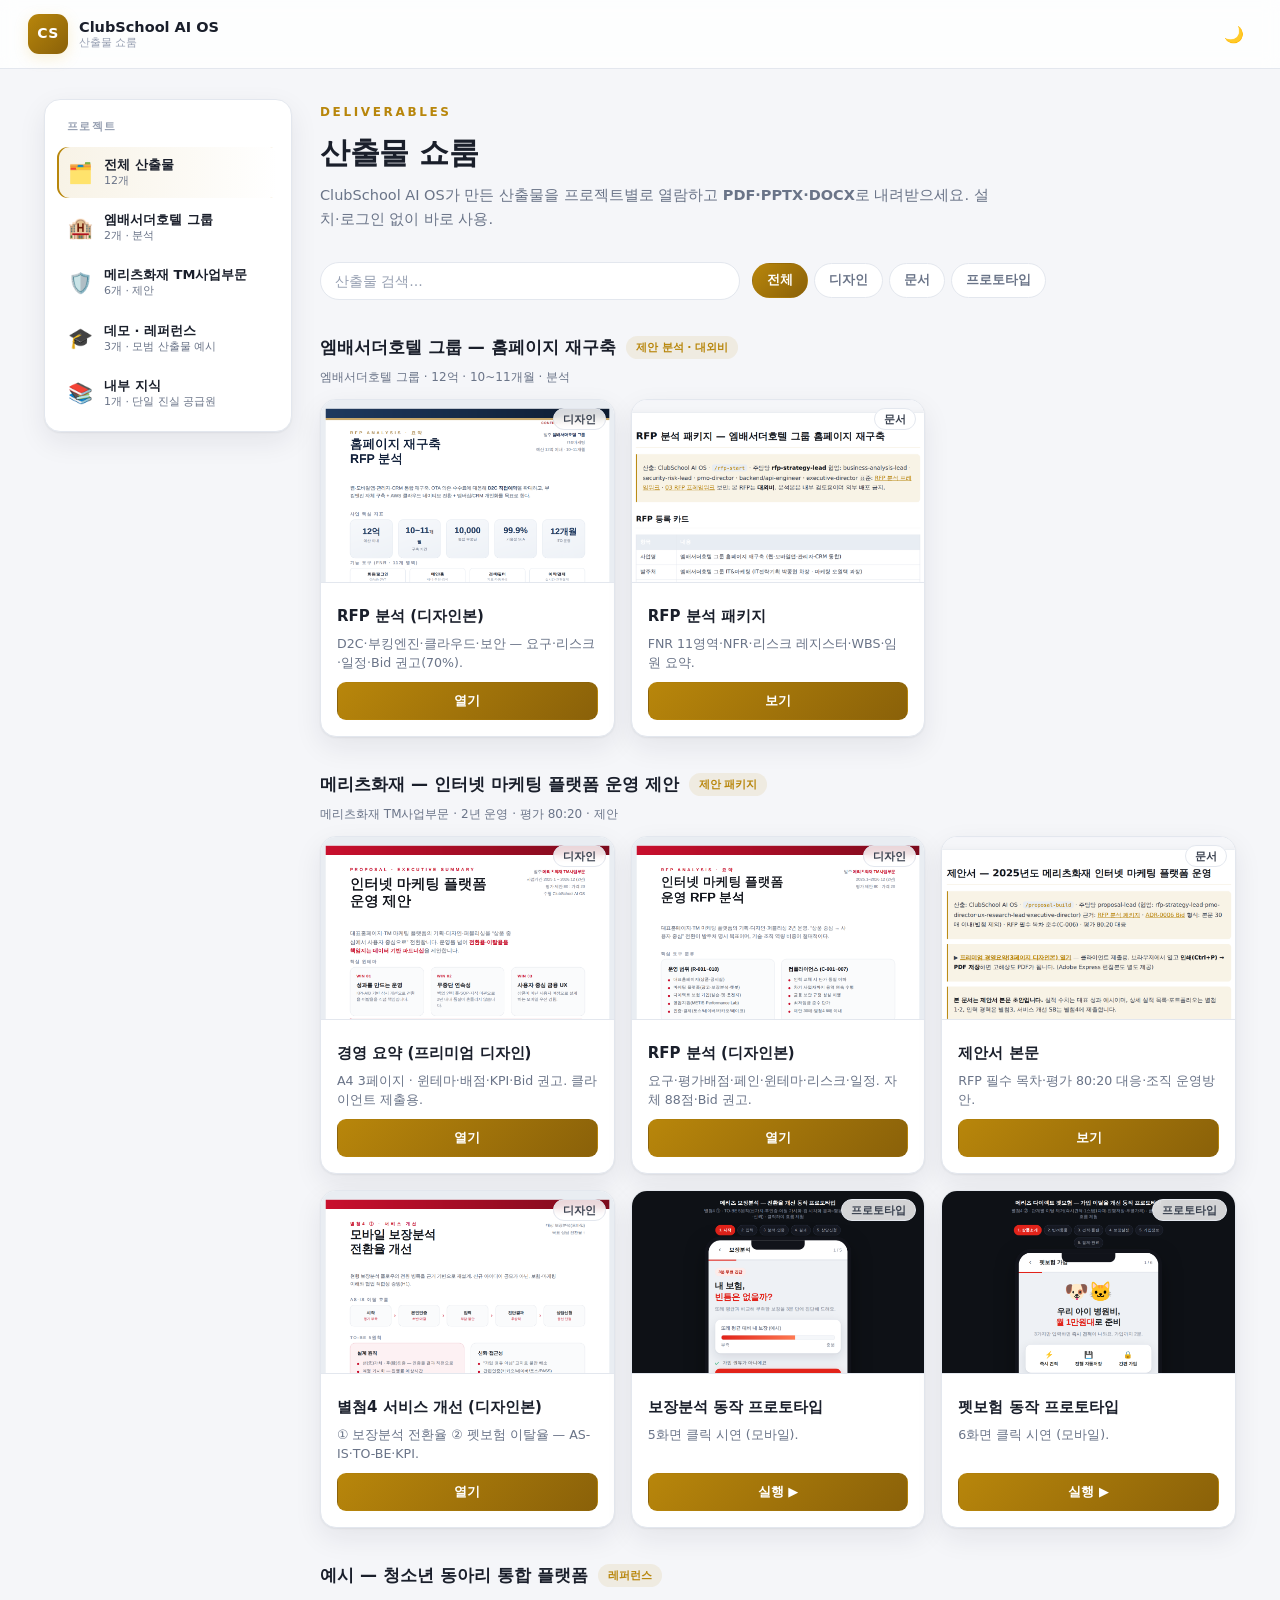
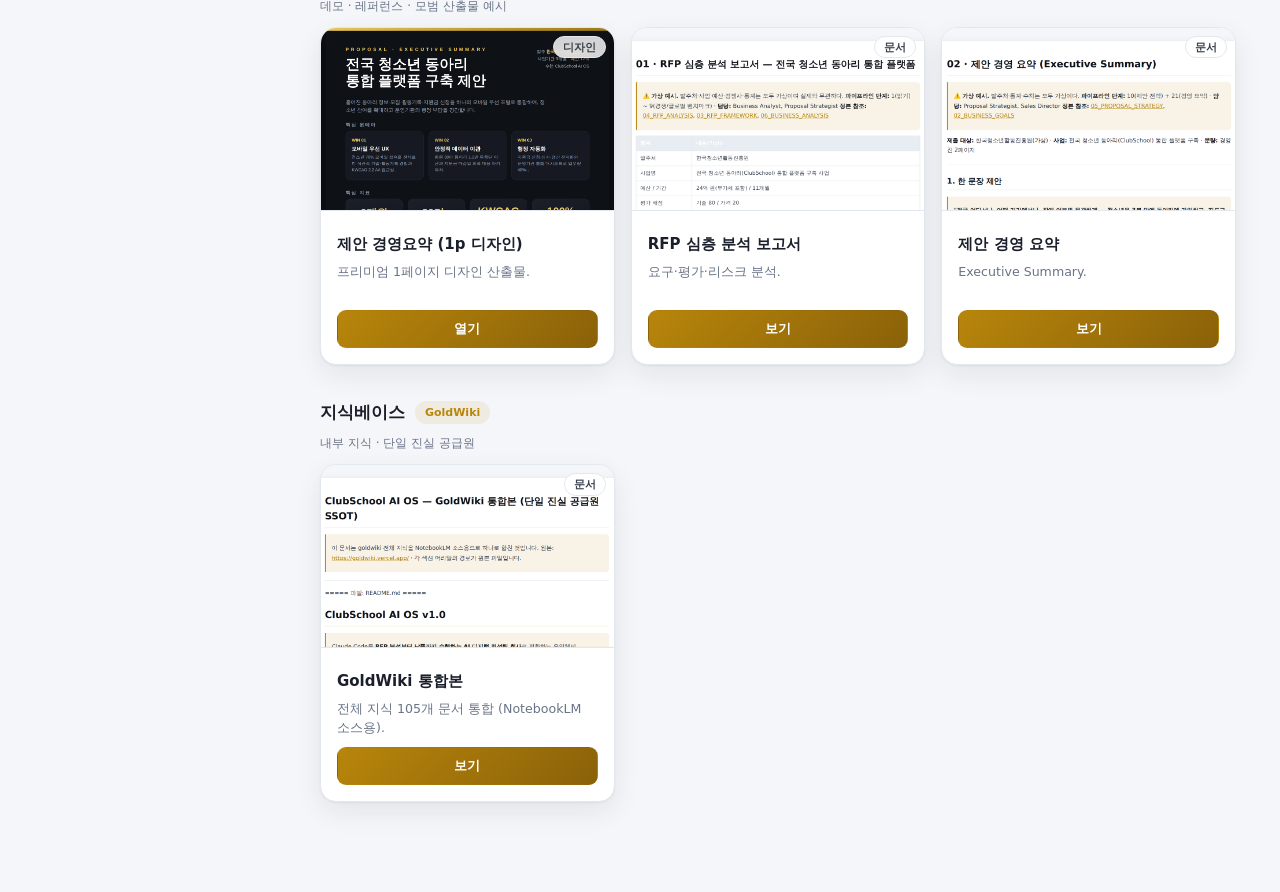
<file: ClubSchool-AI-OS/Console/index.html>
<!DOCTYPE html>
<html lang="ko">
<head>
  <meta charset="UTF-8" />
  <meta name="viewport" content="width=device-width, initial-scale=1.0" />
  <title>ClubSchool AI OS — 산출물</title>
  <script>try{document.documentElement.setAttribute('data-theme',localStorage.getItem('cs.theme')||'light');}catch(e){}</script>
  <link rel="stylesheet" href="styles.css?v=203" />
</head>
<body class="gallery-body">
  <header class="g-top">
    <div class="g-brand">
      <div class="brand-mark">CS</div>
      <div class="g-brand-t"><strong>ClubSchool AI OS</strong><span>산출물 쇼룸</span></div>
    </div>
    <div class="g-top-actions">
      <button id="g-theme" class="iconbtn" title="다크/라이트 전환" aria-label="테마">🌙</button>
    </div>
  </header>

  <main id="g-main" class="g-main"><!-- 갤러리 렌더 --></main>

  <!-- 산출물 뷰어 (전체화면 오버레이) -->
  <div id="g-viewer" class="g-viewer hidden">
    <div class="g-viewer-bar">
      <button id="gv-back" class="btn ghost">‹ 목록</button>
      <div id="gv-title" class="gv-title"></div>
      <div id="gv-exports" class="gv-exports"></div>
    </div>
    <div id="gv-body" class="g-viewer-body"></div>
  </div>

  <div id="toast" class="toast hidden"></div>

  <script src="vendor/marked.umd.js"></script>
  <script src="vendor/purify.min.js"></script>
  <script src="vendor/xlsx.full.min.js"></script>
  <script src="vendor/pptxgen.bundle.js"></script>
  <script src="export.js?v=203"></script>
  <script src="gallery.js?v=203"></script>
</body>
</html>
</file>
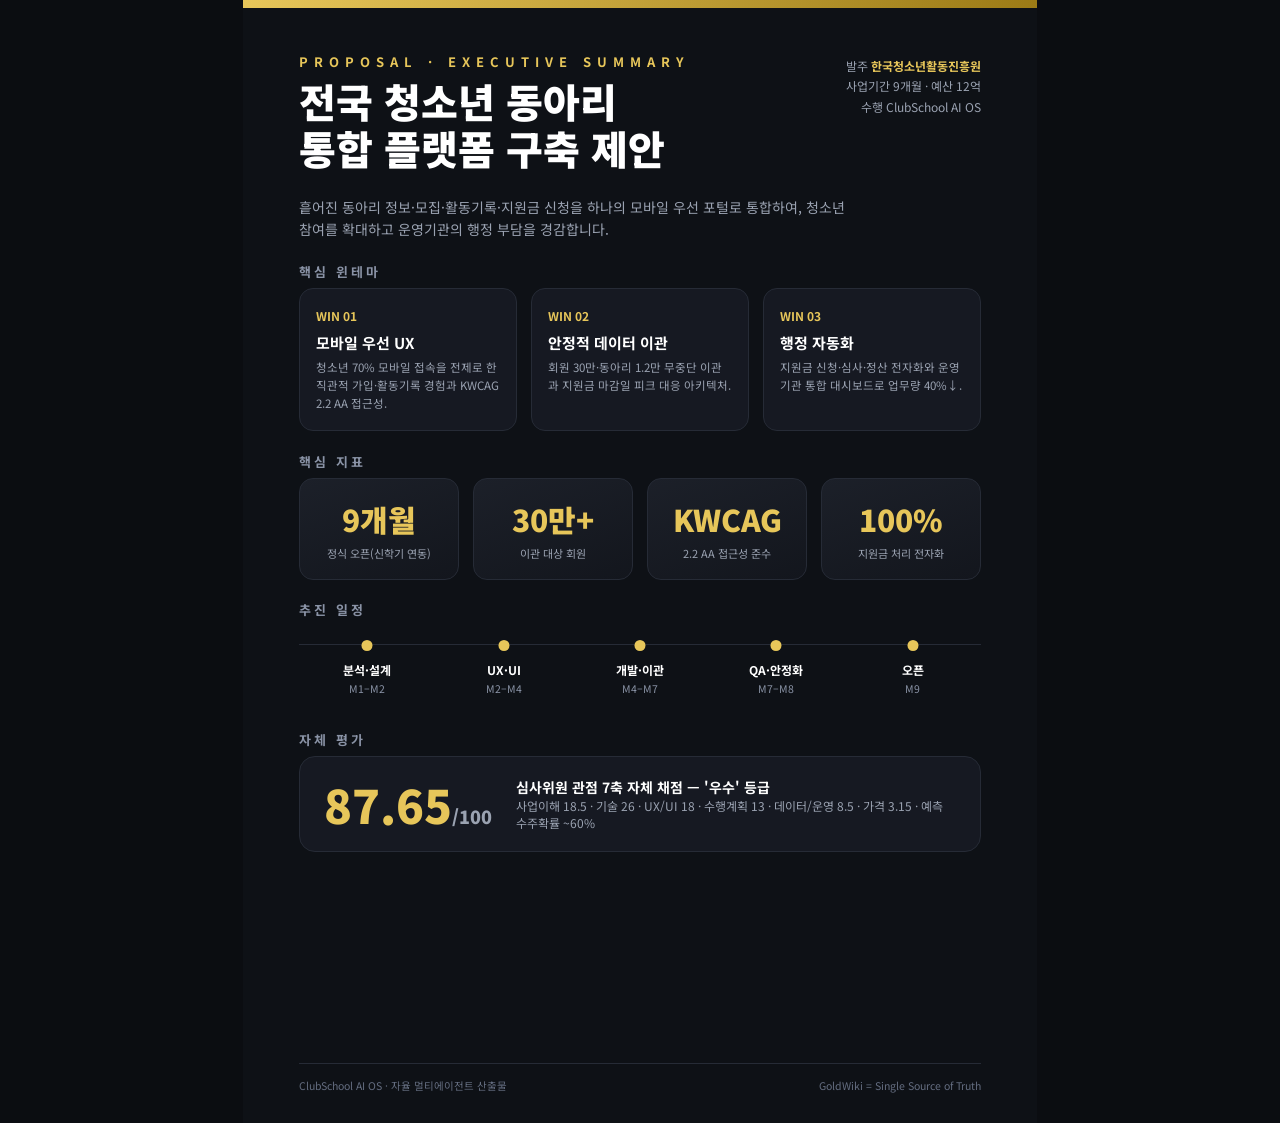
<file: ClubSchool-AI-OS/Examples/design-onepager.html>
<!DOCTYPE html>
<html lang="ko">
<head>
<meta charset="UTF-8" />
<title>전국 청소년 동아리 통합 플랫폼 — 제안 경영 요약</title>
<meta name="hz:slide-selector" content=".page" />
<meta name="hz:canvas-width" content="794" />
<meta name="hz:canvas-height" content="1123" />
<style>
@import url('https://fonts.googleapis.com/css2?family=Noto+Sans+KR:wght@400;500;700;900&display=swap');
*{margin:0;padding:0;box-sizing:border-box}
body{display:flex;justify-content:center;align-items:flex-start;background:#0b0d11;min-height:100vh}
.page{position:relative;width:794px;height:1123px;background:#0e1116;overflow:hidden;font-family:'Noto Sans KR',sans-serif;color:#e9ecf3}
.bar{position:absolute;top:0;left:0;width:100%;height:8px;background:linear-gradient(90deg,#e7c65a,#9c7b16)}
.kicker{position:absolute;top:52px;left:56px;font-size:13px;letter-spacing:6px;color:#e7c65a;font-weight:700}
.title{position:absolute;top:78px;left:56px;width:682px;font-size:40px;font-weight:900;line-height:1.18;color:#ffffff}
.sub{position:absolute;top:196px;left:56px;width:560px;font-size:14px;color:#9aa2b1;line-height:1.6}
.org{position:absolute;top:56px;right:56px;text-align:right;font-size:12px;color:#9aa2b1;line-height:1.7}
.org b{color:#e7c65a}
.sec{position:absolute;left:56px;width:682px;font-size:13px;letter-spacing:3px;color:#8a93a6;font-weight:700;text-transform:uppercase}
.win{position:absolute;left:56px;width:682px;display:flex;gap:14px}
.wincard{flex:1;background:#161922;border:1px solid #262b36;border-radius:14px;padding:18px 16px}
.wincard .n{font-size:12px;color:#e7c65a;font-weight:700}
.wincard h3{font-size:15px;color:#fff;margin:8px 0 6px;font-weight:700}
.wincard p{font-size:11.5px;color:#9aa2b1;line-height:1.55}
.kpis{position:absolute;left:56px;width:682px;display:flex;gap:14px}
.kpi{flex:1;background:linear-gradient(160deg,#1c2029,#13161d);border:1px solid #262b36;border-radius:14px;padding:18px;text-align:center}
.kpi .v{font-size:30px;font-weight:900;color:#e7c65a}
.kpi .l{font-size:11px;color:#9aa2b1;margin-top:4px}
.timeline{position:absolute;left:56px;width:682px;display:flex;justify-content:space-between;border-top:1px solid #262b36;padding-top:16px}
.ph{flex:1;text-align:center;position:relative}
.ph::before{content:"";position:absolute;top:-21px;left:50%;transform:translateX(-50%);width:11px;height:11px;border-radius:50%;background:#e7c65a}
.ph .m{font-size:12px;font-weight:700;color:#fff}
.ph .d{font-size:10.5px;color:#8a93a6;margin-top:3px}
.score{position:absolute;left:56px;width:682px;background:#161922;border:1px solid #262b36;border-radius:16px;padding:20px 24px;display:flex;align-items:center;gap:24px}
.score .big{font-size:46px;font-weight:900;color:#e7c65a;line-height:1}
.score .big span{font-size:18px;color:#9aa2b1}
.score .lab{font-size:12px;color:#9aa2b1}
.score .lab b{color:#fff;font-size:14px}
.foot{position:absolute;bottom:30px;left:56px;width:682px;display:flex;justify-content:space-between;font-size:10.5px;color:#646d80;border-top:1px solid #262b36;padding-top:14px}
</style>
</head>
<body>
<div class="page" data-canvas-width="794" data-canvas-height="1123">
  <div class="bar"></div>
  <div class="kicker">PROPOSAL · EXECUTIVE SUMMARY</div>
  <div class="org">발주 <b>한국청소년활동진흥원</b><br>사업기간 9개월 · 예산 12억<br>수행 ClubSchool AI OS</div>
  <div class="title">전국 청소년 동아리<br>통합 플랫폼 구축 제안</div>
  <div class="sub">흩어진 동아리 정보·모집·활동기록·지원금 신청을 하나의 모바일 우선 포털로 통합하여, 청소년 참여를 확대하고 운영기관의 행정 부담을 경감합니다.</div>

  <div class="sec" style="top:262px">핵심 윈테마</div>
  <div class="win" style="top:288px">
    <div class="wincard"><div class="n">WIN 01</div><h3>모바일 우선 UX</h3><p>청소년 70% 모바일 접속을 전제로 한 직관적 가입·활동기록 경험과 KWCAG 2.2 AA 접근성.</p></div>
    <div class="wincard"><div class="n">WIN 02</div><h3>안정적 데이터 이관</h3><p>회원 30만·동아리 1.2만 무중단 이관과 지원금 마감일 피크 대응 아키텍처.</p></div>
    <div class="wincard"><div class="n">WIN 03</div><h3>행정 자동화</h3><p>지원금 신청·심사·정산 전자화와 운영기관 통합 대시보드로 업무량 40%↓.</p></div>
  </div>

  <div class="sec" style="top:452px">핵심 지표</div>
  <div class="kpis" style="top:478px">
    <div class="kpi"><div class="v">9개월</div><div class="l">정식 오픈(신학기 연동)</div></div>
    <div class="kpi"><div class="v">30만+</div><div class="l">이관 대상 회원</div></div>
    <div class="kpi"><div class="v">KWCAG</div><div class="l">2.2 AA 접근성 준수</div></div>
    <div class="kpi"><div class="v">100%</div><div class="l">지원금 처리 전자화</div></div>
  </div>

  <div class="sec" style="top:600px">추진 일정</div>
  <div class="timeline" style="top:644px">
    <div class="ph"><div class="m">분석·설계</div><div class="d">M1–M2</div></div>
    <div class="ph"><div class="m">UX·UI</div><div class="d">M2–M4</div></div>
    <div class="ph"><div class="m">개발·이관</div><div class="d">M4–M7</div></div>
    <div class="ph"><div class="m">QA·안정화</div><div class="d">M7–M8</div></div>
    <div class="ph"><div class="m">오픈</div><div class="d">M9</div></div>
  </div>

  <div class="sec" style="top:730px">자체 평가</div>
  <div class="score" style="top:756px">
    <div class="big">87.65<span>/100</span></div>
    <div class="lab"><b>심사위원 관점 7축 자체 채점 — '우수' 등급</b><br>사업이해 18.5 · 기술 26 · UX/UI 18 · 수행계획 13 · 데이터/운영 8.5 · 가격 3.15 · 예측 수주확률 ~60%</div>
  </div>

  <div class="foot"><span>ClubSchool AI OS · 자율 멀티에이전트 산출물</span><span>GoldWiki = Single Source of Truth</span></div>
</div>
</body>
</html>
</file>
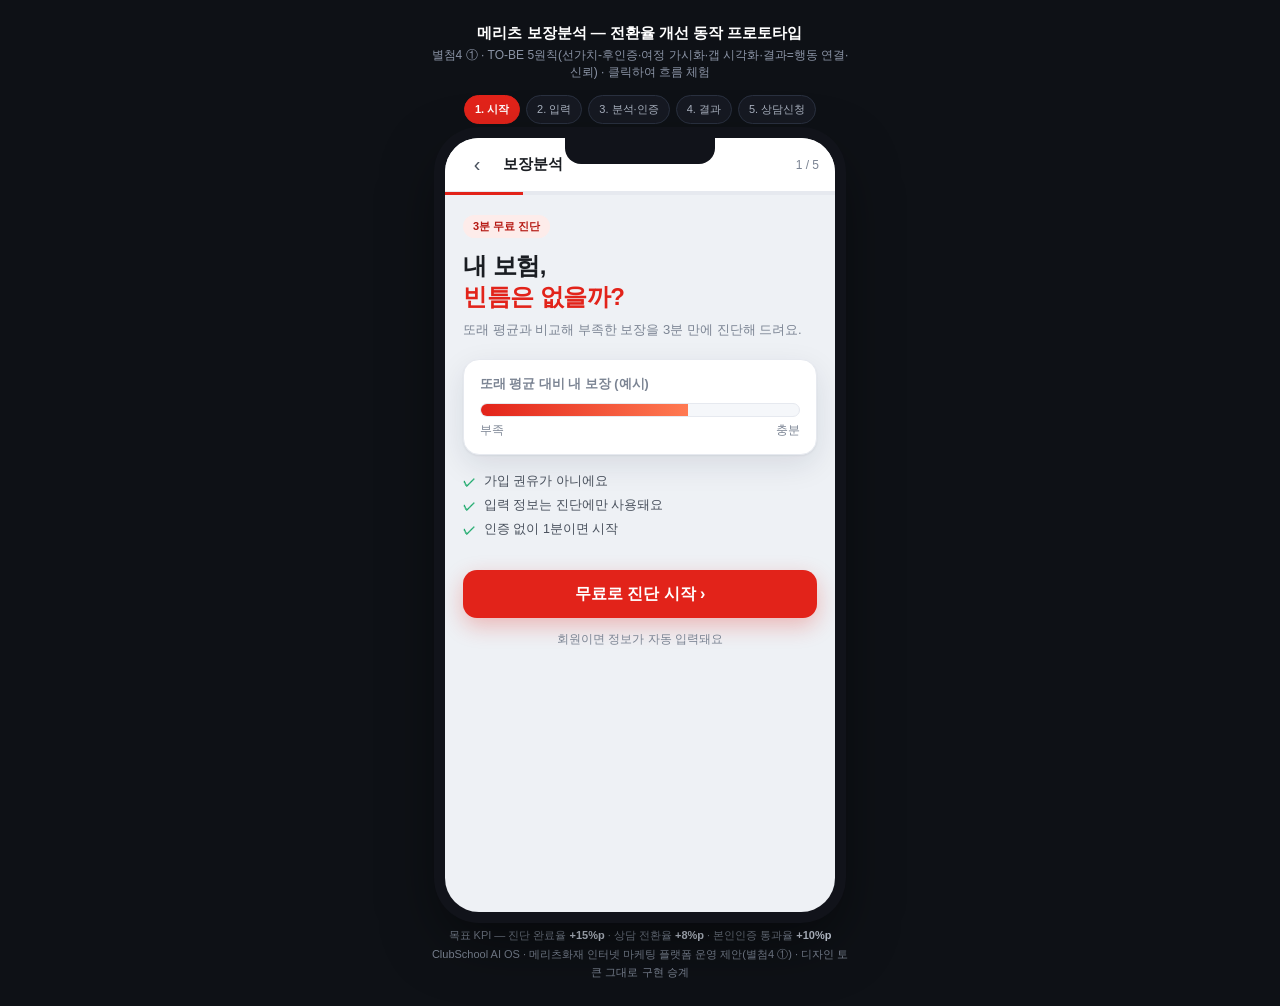
<file: ClubSchool-AI-OS/Examples/prototypes/meritz-bojang-analysis.html>
<!DOCTYPE html>
<html lang="ko">
<head>
<meta charset="UTF-8" />
<meta name="viewport" content="width=device-width, initial-scale=1, viewport-fit=cover" />
<title>메리츠 보장분석 전환율 개선 — 동작 프로토타입 (별첨4 ①)</title>
<style>
/* ===== 디자인 토큰 (그대로 구현 자산화) ===== */
:root{
  --brand:#E2231A; --brand-2:#b51812; --brand-soft:#fdecea;
  --ink:#1a1d22; --ink-2:#48505c; --muted:#7b8493; --faint:#aab2c0;
  --bg:#eef1f5; --surface:#ffffff; --surface-2:#f5f7fa; --line:#e6e9ef; --line-2:#d7dce4;
  --ok:#1fab6d; --warn:#f0a020;
  --r:16px; --r-sm:10px; --tap:48px;
  --sans:-apple-system,BlinkMacSystemFont,'Apple SD Gothic Neo','Malgun Gothic','Noto Sans KR',sans-serif;
  --shadow:0 1px 2px rgba(20,30,55,.06),0 10px 30px rgba(20,30,55,.10);
}
*{box-sizing:border-box;margin:0;padding:0}
body{font-family:var(--sans);background:#0e1116;color:var(--ink);min-height:100vh;display:flex;flex-direction:column;align-items:center;padding:24px 12px;gap:14px;-webkit-font-smoothing:antialiased}
.head{color:#cdd5e2;text-align:center;max-width:420px}
.head h1{font-size:15px;color:#fff;font-weight:800}
.head p{font-size:12px;color:#8b94a6;margin-top:4px}
/* 리뷰용 단계 점프 */
.stepper{display:flex;gap:6px;flex-wrap:wrap;justify-content:center;max-width:420px}
.stepper button{border:1px solid #2a3140;background:#161922;color:#aab2c0;font-size:11px;padding:6px 10px;border-radius:999px;cursor:pointer;font-family:inherit}
.stepper button.on{background:var(--brand);border-color:var(--brand);color:#fff;font-weight:700}

/* ===== 폰 프레임 ===== */
.phone{width:390px;max-width:96vw;height:780px;max-height:86vh;background:var(--bg);border-radius:34px;box-shadow:0 0 0 11px #11131a,0 24px 60px rgba(0,0,0,.55);overflow:hidden;position:relative;display:flex;flex-direction:column}
.notch{position:absolute;top:0;left:50%;transform:translateX(-50%);width:150px;height:26px;background:#11131a;border-radius:0 0 16px 16px;z-index:30}
.topbar{height:54px;display:flex;align-items:center;gap:10px;padding:0 16px;background:var(--surface);border-bottom:1px solid var(--line);position:relative;z-index:20}
.topbar .back{font-size:20px;color:var(--ink-2);background:none;border:0;cursor:pointer;width:32px}
.topbar .ttl{font-weight:700;font-size:15px}
.topbar .step{margin-left:auto;font-size:12px;color:var(--muted)}
.progress{height:3px;background:var(--line)}
.progress>i{display:block;height:100%;background:var(--brand);width:0;transition:width .35s}
.scroll{flex:1;overflow-y:auto;-webkit-overflow-scrolling:touch}
.screen{display:none;padding:20px 18px 28px;animation:fade .25s ease}
.screen.on{display:block}
@keyframes fade{from{opacity:0;transform:translateY(6px)}to{opacity:1;transform:none}}

/* ===== 공통 컴포넌트 ===== */
.h-lead{font-size:24px;font-weight:900;line-height:1.3;letter-spacing:-.02em}
.h-lead .em{color:var(--brand)}
.sub{color:var(--muted);font-size:13px;margin-top:8px;line-height:1.6}
.card{background:var(--surface);border:1px solid var(--line);border-radius:var(--r);padding:16px;box-shadow:var(--shadow)}
.cta{display:flex;align-items:center;justify-content:center;gap:8px;width:100%;min-height:var(--tap);background:var(--brand);color:#fff;border:0;border-radius:14px;font-size:16px;font-weight:800;font-family:inherit;cursor:pointer;box-shadow:0 8px 22px rgba(226,35,26,.28)}
.cta:active{transform:translateY(1px)}
.cta.sec{background:var(--surface);color:var(--brand);border:1.5px solid var(--brand);box-shadow:none}
.cta.sm{min-height:38px;font-size:13px;border-radius:10px;width:auto;padding:0 14px}
.sticky{position:sticky;bottom:0;background:linear-gradient(180deg,transparent,var(--bg) 26%);padding:14px 0 4px;margin-top:16px}
.trust{display:flex;flex-direction:column;gap:7px;margin:18px 0}
.trust div{font-size:12.5px;color:var(--ink-2);display:flex;gap:8px;align-items:center}
.trust .ic{color:var(--ok);font-weight:900}
.badge{display:inline-block;font-size:11px;background:var(--brand-soft);color:var(--brand-2);font-weight:700;padding:4px 10px;border-radius:999px}
.label{font-size:13px;font-weight:700;margin:18px 0 9px}
.chips{display:flex;flex-wrap:wrap;gap:8px}
.chip{border:1.5px solid var(--line-2);background:var(--surface);color:var(--ink-2);border-radius:999px;padding:9px 15px;font-size:13.5px;cursor:pointer;font-family:inherit;min-height:42px}
.chip.on{border-color:var(--brand);background:var(--brand-soft);color:var(--brand-2);font-weight:700}
.note{font-size:11.5px;color:var(--muted);display:flex;gap:6px;align-items:center;margin-top:14px}

/* 게이지(미리보기/결과) */
.gauge{margin-top:6px}
.gauge .bar{height:14px;background:var(--surface-2);border-radius:999px;overflow:hidden;border:1px solid var(--line)}
.gauge .bar>i{display:block;height:100%;background:linear-gradient(90deg,var(--brand),#ff7a52);width:0;transition:width 1s ease}
.gauge .lab{display:flex;justify-content:space-between;font-size:11.5px;color:var(--muted);margin-top:6px}
.score{font-size:40px;font-weight:900;color:var(--brand)}
.score small{font-size:15px;color:var(--muted);font-weight:700}

/* 분석 로딩 */
.spin{width:64px;height:64px;border-radius:50%;border:6px solid var(--line);border-top-color:var(--brand);margin:36px auto 18px;animation:rot 1s linear infinite}
@keyframes rot{to{transform:rotate(360deg)}}
.auth{display:flex;flex-direction:column;gap:10px;margin-top:8px}
.auth button{display:flex;align-items:center;gap:10px;min-height:var(--tap);border:1.5px solid var(--line-2);background:var(--surface);border-radius:12px;font-size:14px;font-weight:600;font-family:inherit;cursor:pointer;padding:0 16px;color:var(--ink)}
.auth button.kakao{background:#FEE500;border-color:#FEE500}
.auth .dot{width:22px;height:22px;border-radius:6px;display:grid;place-items:center;font-size:12px;font-weight:900;color:#fff}

/* 결과 갭 카드 */
.gap{display:flex;align-items:center;gap:12px;padding:14px 0;border-bottom:1px solid var(--line)}
.gap:last-child{border-bottom:0}
.gap .tag{width:54px;height:54px;border-radius:12px;background:var(--brand-soft);color:var(--brand-2);display:grid;place-items:center;font-weight:800;font-size:13px;flex-shrink:0}
.gap .m{flex:1;min-width:0}
.gap .m b{font-size:14.5px}
.gap .m p{font-size:12px;color:var(--muted);margin-top:2px}

/* 폼 */
.field{margin:14px 0}
.field label{font-size:12.5px;font-weight:700;color:var(--ink-2);display:block;margin-bottom:6px}
.field input{width:100%;min-height:var(--tap);border:1.5px solid var(--line-2);border-radius:11px;padding:0 14px;font-size:15px;font-family:inherit;background:var(--surface)}
.field input:focus{outline:none;border-color:var(--brand)}
.field input[readonly]{background:var(--surface-2);color:var(--muted)}
.agree{display:flex;gap:9px;align-items:flex-start;font-size:12.5px;color:var(--ink-2);margin:14px 0;line-height:1.5}
.agree input{width:20px;height:20px;margin-top:1px;accent-color:var(--brand)}

/* 완료 */
.done{text-align:center;padding:50px 10px}
.done .ok{width:84px;height:84px;border-radius:50%;background:var(--ok);color:#fff;font-size:44px;display:grid;place-items:center;margin:0 auto 18px;box-shadow:0 12px 30px rgba(31,171,109,.35)}
.kpi-foot{max-width:420px;color:#7b8493;font-size:11px;text-align:center;line-height:1.7}
.kpi-foot b{color:#cdd5e2}
</style>
</head>
<body>
<div class="head">
  <h1>메리츠 보장분석 — 전환율 개선 동작 프로토타입</h1>
  <p>별첨4 ① · TO-BE 5원칙(선가치-후인증·여정 가시화·갭 시각화·결과=행동 연결·신뢰) · 클릭하여 흐름 체험</p>
</div>
<div class="stepper" id="stepper"></div>

<div class="phone">
  <div class="notch"></div>
  <div class="topbar">
    <button class="back" id="back" aria-label="뒤로">‹</button>
    <span class="ttl">보장분석</span>
    <span class="step" id="stepTxt"></span>
  </div>
  <div class="progress"><i id="prog"></i></div>
  <div class="scroll" id="scroll">

    <!-- SB-01 시작 -->
    <section class="screen on" data-s="0">
      <span class="badge">3분 무료 진단</span>
      <h2 class="h-lead" style="margin-top:12px">내 보험,<br><span class="em">빈틈은 없을까?</span></h2>
      <p class="sub">또래 평균과 비교해 부족한 보장을 3분 만에 진단해 드려요.</p>
      <div class="card" style="margin-top:18px">
        <div style="font-size:12.5px;color:var(--muted);font-weight:700">또래 평균 대비 내 보장 (예시)</div>
        <div class="gauge" style="margin-top:10px">
          <div class="bar"><i data-fill="65"></i></div>
          <div class="lab"><span>부족</span><span>충분</span></div>
        </div>
      </div>
      <div class="trust">
        <div><span class="ic">✓</span> 가입 권유가 아니에요</div>
        <div><span class="ic">✓</span> 입력 정보는 진단에만 사용돼요</div>
        <div><span class="ic">✓</span> 인증 없이 1분이면 시작</div>
      </div>
      <div class="sticky">
        <button class="cta" data-go="1">무료로 진단 시작 ›</button>
        <div class="note" style="justify-content:center">회원이면 정보가 자동 입력돼요</div>
      </div>
    </section>

    <!-- SB-02 입력 -->
    <section class="screen" data-s="1">
      <p class="sub" style="margin-top:0">간단한 정보만 알려주세요. 타이핑 없이 선택하면 끝!</p>
      <div class="label">나이대</div>
      <div class="chips" data-single><span class="chip">20대</span><span class="chip on">30대</span><span class="chip">40대</span><span class="chip">50대+</span></div>
      <div class="label">성별</div>
      <div class="chips" data-single><span class="chip on">남성</span><span class="chip">여성</span></div>
      <div class="label">가족 구성</div>
      <div class="chips" data-single><span class="chip">싱글</span><span class="chip on">부부</span><span class="chip">자녀 있음</span></div>
      <div class="label">현재 가입한 보험 <span style="color:var(--muted);font-weight:500">(모르면 건너뛰기)</span></div>
      <div class="chips"><span class="chip on">실손</span><span class="chip">암</span><span class="chip">운전자</span><span class="chip">펫</span><span class="chip">종신</span></div>
      <div class="note">🔒 입력값은 암호화되어 안전하게 보관돼요</div>
      <div class="sticky"><button class="cta" data-go="2">다음 ›</button></div>
    </section>

    <!-- SB-03 분석 + 인증 -->
    <section class="screen" data-s="2">
      <div id="analyzing">
        <div class="spin"></div>
        <p style="text-align:center;font-weight:800;font-size:17px">분석 중…</p>
        <p style="text-align:center;color:var(--muted);font-size:13px;margin-top:6px">또래 <b id="cnt">0</b>명과 비교하고 있어요</p>
      </div>
      <div id="authBox" style="display:none">
        <h2 class="h-lead" style="font-size:20px">결과를 안전하게<br>확인하려면 본인 확인이 필요해요</h2>
        <div class="auth">
          <button class="kakao" data-go="3"><span class="dot" style="background:#3c1e1e">K</span> 카카오로 간편인증</button>
          <button data-go="3"><span class="dot" style="background:#03c75a">N</span> 네이버 인증</button>
          <button data-go="3"><span class="dot" style="background:#0064ff">T</span> 토스 / PASS 인증</button>
          <button data-go="3" style="color:var(--muted)">휴대폰 본인확인</button>
        </div>
        <div class="trust" style="margin-top:18px">
          <div><span class="ic">✓</span> 결과 저장·재열람을 위해 필요해요</div>
          <div><span class="ic">✓</span> 가입 권유 전화는 가지 않아요</div>
        </div>
      </div>
    </section>

    <!-- SB-04 결과 -->
    <section class="screen" data-s="3">
      <div class="card" style="text-align:center;margin-top:6px">
        <div style="font-size:12.5px;color:var(--muted);font-weight:700">내 보장 충분도</div>
        <div class="score" style="margin:6px 0">62<small> / 100점</small></div>
        <div class="gauge"><div class="bar"><i data-fill="62"></i></div>
          <div class="lab"><span>현재</span><span>권장</span></div></div>
        <div style="font-size:12px;color:var(--muted);margin-top:8px">또래 평균(71점)보다 <b style="color:var(--brand)">9점 낮아요</b></div>
      </div>
      <div class="label">⚠ 가장 부족한 3가지</div>
      <div class="card">
        <div class="gap"><div class="tag">실손</div><div class="m"><b>실손 보장 부족</b><p>월 1.2만원이면 보완 가능</p></div><button class="cta sm" data-go="4">상담</button></div>
        <div class="gap"><div class="tag">운전자</div><div class="m"><b>운전자보험 미가입</b><p>일상 운전 리스크 무방비</p></div><button class="cta sm" data-go="4">상담</button></div>
        <div class="gap"><div class="tag">펫</div><div class="m"><b>펫보험 해당 시 권장</b><p>반려동물 의료비 대비</p></div><button class="cta sm" data-go="4">상담</button></div>
      </div>
      <div class="sticky"><button class="cta" data-go="4">전체 무료 상담 신청 ›</button></div>
    </section>

    <!-- SB-05 상담신청 + 완료 -->
    <section class="screen" data-s="4">
      <div id="form">
        <p class="sub" style="margin-top:0">부족한 <b style="color:var(--brand)">실손 보장</b>, 전문가가 맞춤 안내드려요.</p>
        <div class="field"><label>이름</label><input value="홍길동" /></div>
        <div class="field"><label>연락처</label><input value="인증정보로 자동 입력됨" readonly /></div>
        <div class="label">상담 희망 시간</div>
        <div class="chips" data-single><span class="chip on">오늘</span><span class="chip">내일</span><span class="chip">직접 지정</span></div>
        <label class="agree"><input type="checkbox" checked /> <span>개인정보 수집·이용에 동의합니다 (상담 목적, <u>전문 보기</u>)</span></label>
        <div class="sticky"><button class="cta" id="submit">무료 상담 신청 ›</button>
          <div class="note" style="justify-content:center">신청 후 1영업일 내 연락드려요</div></div>
      </div>
      <div id="complete" style="display:none">
        <div class="done">
          <div class="ok">✓</div>
          <h2 style="font-size:20px;font-weight:900">상담 신청 완료!</h2>
          <p class="sub">접수번호 <b>MZ-240814-0042</b><br>전문가가 1영업일 내 연락드립니다.</p>
          <button class="cta sec" style="margin-top:24px" data-go="3">진단 결과 다시 보기</button>
          <button class="cta" style="margin-top:10px" data-go="0">처음으로</button>
        </div>
      </div>
    </section>

  </div>
</div>

<div class="kpi-foot">
  목표 KPI — 진단 완료율 <b>+15%p</b> · 상담 전환율 <b>+8%p</b> · 본인인증 통과율 <b>+10%p</b><br>
  ClubSchool AI OS · 메리츠화재 인터넷 마케팅 플랫폼 운영 제안(별첨4 ①) · 디자인 토큰 그대로 구현 승계
</div>

<script>
const screens=[...document.querySelectorAll('.screen')];
const names=['시작','입력','분석·인증','결과','상담신청'];
const prog=document.getElementById('prog'), stepTxt=document.getElementById('stepTxt');
const stepper=document.getElementById('stepper');
let cur=0;
names.forEach((n,i)=>{const b=document.createElement('button');b.textContent=(i+1)+'. '+n;b.onclick=()=>go(i);stepper.appendChild(b);});
function go(i){
  cur=Math.max(0,Math.min(screens.length-1,i));
  screens.forEach((s,j)=>s.classList.toggle('on',j===cur));
  [...stepper.children].forEach((b,j)=>b.classList.toggle('on',j===cur));
  prog.style.width=((cur+1)/screens.length*100)+'%';
  stepTxt.textContent=(cur+1)+' / '+screens.length;
  document.getElementById('scroll').scrollTop=0;
  // 게이지 애니메이션
  document.querySelectorAll('.screen.on [data-fill]').forEach(el=>{el.style.width='0';requestAnimationFrame(()=>setTimeout(()=>el.style.width=el.dataset.fill+'%',60));});
  if(cur===2)runAnalyze();
  if(cur===4)resetForm();
}
document.getElementById('back').onclick=()=>go(cur-1);
document.addEventListener('click',e=>{
  const g=e.target.closest('[data-go]'); if(g){go(+g.dataset.go);return;}
  const chip=e.target.closest('.chip'); if(chip){const wrap=chip.parentElement;if(wrap.hasAttribute('data-single'))wrap.querySelectorAll('.chip').forEach(c=>c.classList.remove('on'));chip.classList.toggle('on');}
});
// SB-03 분석 → 인증 전환
let analyzeT;
function runAnalyze(){
  const a=document.getElementById('analyzing'),b=document.getElementById('authBox'),c=document.getElementById('cnt');
  a.style.display='';b.style.display='none';let n=0;clearInterval(analyzeT);
  analyzeT=setInterval(()=>{n+=Math.floor(Math.random()*900+400);c.textContent=n.toLocaleString();},120);
  setTimeout(()=>{clearInterval(analyzeT);c.textContent='12,840';a.style.display='none';b.style.display='';},2100);
}
// SB-05 제출 → 완료
document.getElementById('submit').onclick=()=>{document.getElementById('form').style.display='none';document.getElementById('complete').style.display='';document.getElementById('scroll').scrollTop=0;};
function resetForm(){document.getElementById('form').style.display='';document.getElementById('complete').style.display='none';}
go(0);
</script>
</body>
</html>
</file>
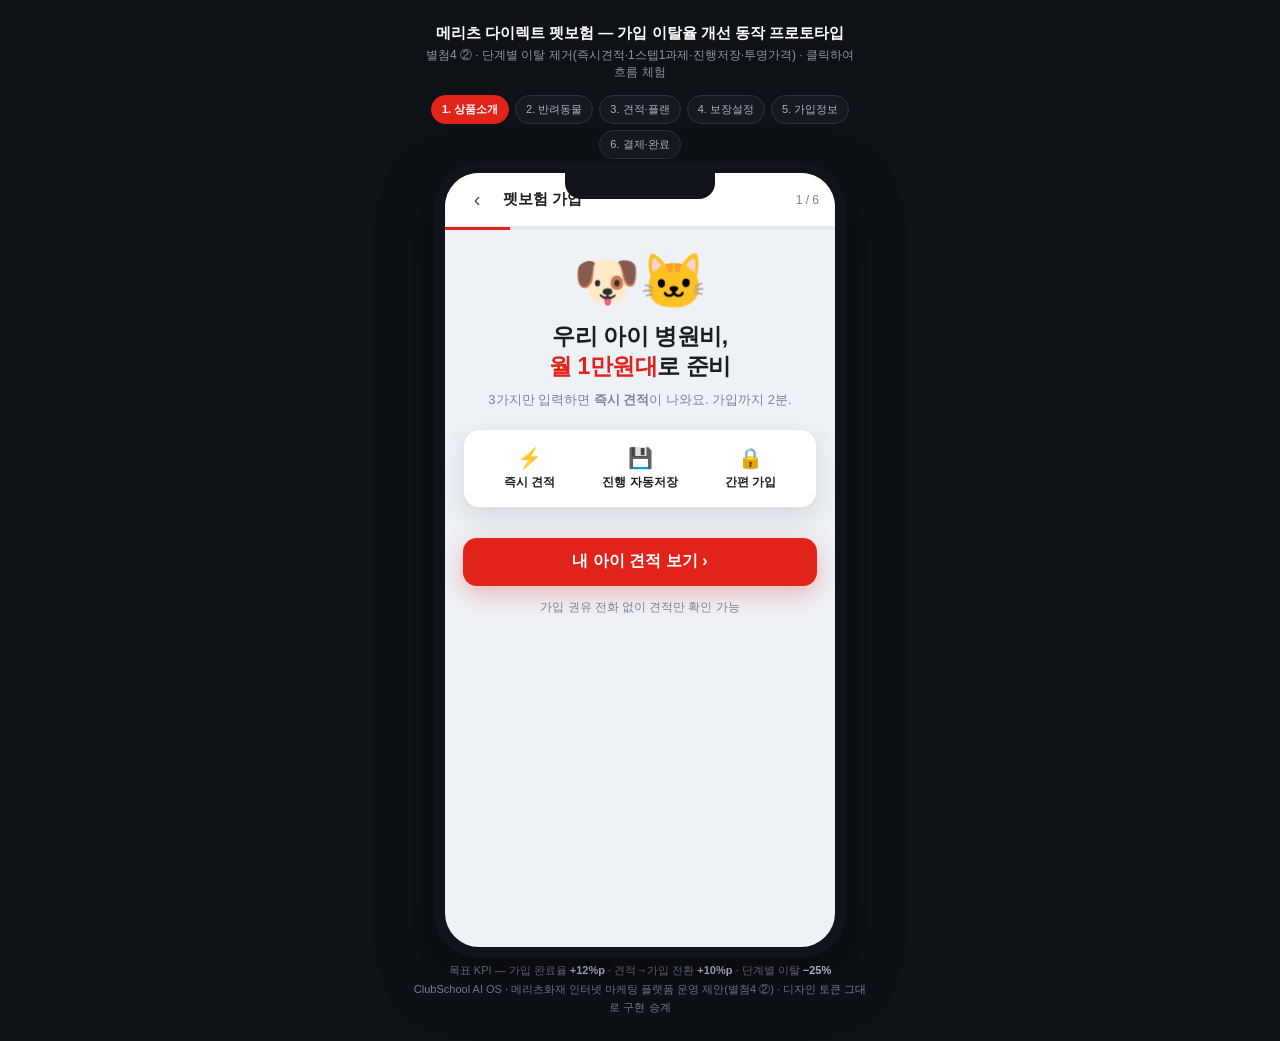
<file: ClubSchool-AI-OS/Examples/prototypes/meritz-pet-insurance.html>
<!DOCTYPE html>
<html lang="ko">
<head>
<meta charset="UTF-8" />
<meta name="viewport" content="width=device-width, initial-scale=1, viewport-fit=cover" />
<title>메리츠 다이렉트 펫보험 — 가입 이탈율 개선 동작 프로토타입 (별첨4 ②)</title>
<style>
:root{
  --brand:#E2231A; --brand-2:#b51812; --brand-soft:#fdecea;
  --ink:#1a1d22; --ink-2:#48505c; --muted:#7b8493; --faint:#aab2c0;
  --bg:#eef1f5; --surface:#ffffff; --surface-2:#f5f7fa; --line:#e6e9ef; --line-2:#d7dce4;
  --ok:#1fab6d; --warn:#f0a020;
  --r:16px; --r-sm:10px; --tap:48px;
  --sans:-apple-system,BlinkMacSystemFont,'Apple SD Gothic Neo','Malgun Gothic','Noto Sans KR',sans-serif;
  --shadow:0 1px 2px rgba(20,30,55,.06),0 10px 30px rgba(20,30,55,.10);
}
*{box-sizing:border-box;margin:0;padding:0}
body{font-family:var(--sans);background:#0e1116;color:var(--ink);min-height:100vh;display:flex;flex-direction:column;align-items:center;padding:24px 12px;gap:14px;-webkit-font-smoothing:antialiased}
.head{color:#cdd5e2;text-align:center;max-width:440px}
.head h1{font-size:15px;color:#fff;font-weight:800}
.head p{font-size:12px;color:#8b94a6;margin-top:4px}
.stepper{display:flex;gap:6px;flex-wrap:wrap;justify-content:center;max-width:460px}
.stepper button{border:1px solid #2a3140;background:#161922;color:#aab2c0;font-size:11px;padding:6px 10px;border-radius:999px;cursor:pointer;font-family:inherit}
.stepper button.on{background:var(--brand);border-color:var(--brand);color:#fff;font-weight:700}
.phone{width:390px;max-width:96vw;height:780px;max-height:86vh;background:var(--bg);border-radius:34px;box-shadow:0 0 0 11px #11131a,0 24px 60px rgba(0,0,0,.55);overflow:hidden;position:relative;display:flex;flex-direction:column}
.notch{position:absolute;top:0;left:50%;transform:translateX(-50%);width:150px;height:26px;background:#11131a;border-radius:0 0 16px 16px;z-index:30}
.topbar{height:54px;display:flex;align-items:center;gap:10px;padding:0 16px;background:var(--surface);border-bottom:1px solid var(--line);position:relative;z-index:20}
.topbar .back{font-size:20px;color:var(--ink-2);background:none;border:0;cursor:pointer;width:32px}
.topbar .ttl{font-weight:700;font-size:15px}
.topbar .step{margin-left:auto;font-size:12px;color:var(--muted)}
.progress{height:3px;background:var(--line)}
.progress>i{display:block;height:100%;background:var(--brand);width:0;transition:width .35s}
.scroll{flex:1;overflow-y:auto;-webkit-overflow-scrolling:touch}
.screen{display:none;padding:20px 18px 28px;animation:fade .25s ease}
.screen.on{display:block}
@keyframes fade{from{opacity:0;transform:translateY(6px)}to{opacity:1;transform:none}}
.h-lead{font-size:23px;font-weight:900;line-height:1.32;letter-spacing:-.02em}
.h-lead .em{color:var(--brand)}
.sub{color:var(--muted);font-size:13px;margin-top:8px;line-height:1.6}
.card{background:var(--surface);border:1px solid var(--line);border-radius:var(--r);padding:16px;box-shadow:var(--shadow)}
.cta{display:flex;align-items:center;justify-content:center;gap:8px;width:100%;min-height:var(--tap);background:var(--brand);color:#fff;border:0;border-radius:14px;font-size:16px;font-weight:800;font-family:inherit;cursor:pointer;box-shadow:0 8px 22px rgba(226,35,26,.28)}
.cta:active{transform:translateY(1px)}
.cta.sec{background:var(--surface);color:var(--brand);border:1.5px solid var(--brand);box-shadow:none}
.sticky{position:sticky;bottom:0;background:linear-gradient(180deg,transparent,var(--bg) 26%);padding:14px 0 4px;margin-top:16px}
.savebar{display:flex;align-items:center;gap:8px;background:#fff7e6;border:1px solid #ffe2a8;color:#8a6314;font-size:11.5px;padding:8px 12px;border-radius:10px;margin-bottom:12px}
.label{font-size:13px;font-weight:700;margin:18px 0 9px}
.chips{display:flex;flex-wrap:wrap;gap:8px}
.chip{border:1.5px solid var(--line-2);background:var(--surface);color:var(--ink-2);border-radius:999px;padding:9px 15px;font-size:13.5px;cursor:pointer;font-family:inherit;min-height:42px;display:inline-flex;align-items:center;gap:6px}
.chip.on{border-color:var(--brand);background:var(--brand-soft);color:var(--brand-2);font-weight:700}
.note{font-size:11.5px;color:var(--muted);display:flex;gap:6px;align-items:center;margin-top:14px}
.field{margin:14px 0}
.field label{font-size:12.5px;font-weight:700;color:var(--ink-2);display:block;margin-bottom:6px}
.field input{width:100%;min-height:var(--tap);border:1.5px solid var(--line-2);border-radius:11px;padding:0 14px;font-size:15px;font-family:inherit;background:var(--surface)}
.field input:focus{outline:none;border-color:var(--brand)}
.field input[readonly]{background:var(--surface-2);color:var(--muted)}
/* 견적 */
.quote{text-align:center;background:linear-gradient(160deg,#fff,#fff5f4);border:1px solid var(--brand-soft)}
.quote .px{font-size:38px;font-weight:900;color:var(--brand)}
.quote .px small{font-size:15px;color:var(--muted);font-weight:700}
/* 플랜 */
.plan{display:flex;flex-direction:column;gap:10px;margin-top:6px}
.plan .p{border:1.5px solid var(--line-2);border-radius:14px;padding:14px;cursor:pointer;display:flex;align-items:center;gap:12px;background:var(--surface)}
.plan .p.on{border-color:var(--brand);background:var(--brand-soft)}
.plan .p .r{width:20px;height:20px;border-radius:50%;border:2px solid var(--line-2);flex-shrink:0}
.plan .p.on .r{border-color:var(--brand);background:var(--brand);box-shadow:inset 0 0 0 3px #fff}
.plan .p .m{flex:1}.plan .p .m b{font-size:14.5px}.plan .p .m p{font-size:12px;color:var(--muted);margin-top:2px}
.plan .p .pr{font-weight:900;color:var(--brand);font-size:15px;white-space:nowrap}
.badge-best{font-size:10px;background:var(--brand);color:#fff;border-radius:6px;padding:2px 7px;margin-left:6px;font-weight:700}
/* 특약 토글 */
.opt{display:flex;align-items:center;gap:12px;padding:12px 0;border-bottom:1px solid var(--line)}
.opt:last-child{border-bottom:0}
.opt .m{flex:1}.opt .m b{font-size:14px}.opt .m p{font-size:11.5px;color:var(--muted)}
.sw{width:46px;height:28px;border-radius:999px;background:var(--line-2);position:relative;cursor:pointer;transition:background .15s;flex-shrink:0}
.sw>i{position:absolute;top:3px;left:3px;width:22px;height:22px;border-radius:50%;background:#fff;transition:left .15s;box-shadow:0 1px 3px rgba(0,0,0,.25)}
.sw.on{background:var(--brand)}.sw.on>i{left:21px}
.agree{display:flex;gap:9px;align-items:flex-start;font-size:12.5px;color:var(--ink-2);margin:12px 0;line-height:1.5}
.agree input{width:20px;height:20px;margin-top:1px;accent-color:var(--brand)}
.pricebar{position:sticky;bottom:0;background:var(--surface);border-top:1px solid var(--line);margin:16px -18px -28px;padding:14px 18px}
.pricebar .row{display:flex;justify-content:space-between;align-items:center;margin-bottom:10px}
.pricebar .row b{font-size:18px;color:var(--brand)}
.done{text-align:center;padding:48px 10px}
.done .ok{width:84px;height:84px;border-radius:50%;background:var(--ok);color:#fff;font-size:44px;display:grid;place-items:center;margin:0 auto 18px;box-shadow:0 12px 30px rgba(31,171,109,.35)}
.kpi-foot{max-width:460px;color:#7b8493;font-size:11px;text-align:center;line-height:1.7}
.kpi-foot b{color:#cdd5e2}
.pet{font-size:30px}
</style>
</head>
<body>
<div class="head">
  <h1>메리츠 다이렉트 펫보험 — 가입 이탈율 개선 동작 프로토타입</h1>
  <p>별첨4 ② · 단계별 이탈 제거(즉시견적·1스텝1과제·진행저장·투명가격) · 클릭하여 흐름 체험</p>
</div>
<div class="stepper" id="stepper"></div>

<div class="phone">
  <div class="notch"></div>
  <div class="topbar">
    <button class="back" id="back" aria-label="뒤로">‹</button>
    <span class="ttl">펫보험 가입</span>
    <span class="step" id="stepTxt"></span>
  </div>
  <div class="progress"><i id="prog"></i></div>
  <div class="scroll" id="scroll">

    <!-- 1 상품 소개/시작 -->
    <section class="screen on" data-s="0">
      <div style="text-align:center;font-size:54px">🐶🐱</div>
      <h2 class="h-lead" style="text-align:center;margin-top:8px">우리 아이 병원비,<br><span class="em">월 1만원대</span>로 준비</h2>
      <p class="sub" style="text-align:center">3가지만 입력하면 <b>즉시 견적</b>이 나와요. 가입까지 2분.</p>
      <div class="card" style="margin-top:18px;display:flex;gap:12px;text-align:center">
        <div style="flex:1"><div style="font-size:20px">⚡</div><div style="font-size:12px;font-weight:700;margin-top:4px">즉시 견적</div></div>
        <div style="flex:1"><div style="font-size:20px">💾</div><div style="font-size:12px;font-weight:700;margin-top:4px">진행 자동저장</div></div>
        <div style="flex:1"><div style="font-size:20px">🔒</div><div style="font-size:12px;font-weight:700;margin-top:4px">간편 가입</div></div>
      </div>
      <div class="sticky"><button class="cta" data-go="1">내 아이 견적 보기 ›</button>
        <div class="note" style="justify-content:center">가입 권유 전화 없이 견적만 확인 가능</div></div>
    </section>

    <!-- 2 반려동물 정보 -->
    <section class="screen" data-s="1">
      <div class="savebar">💾 입력 중인 내용은 자동 저장돼요. 나가도 이어서 가입 가능!</div>
      <p class="sub" style="margin-top:0">우리 아이는 어떤 친구인가요?</p>
      <div class="label">반려동물</div>
      <div class="chips" data-single><span class="chip on">🐶 강아지</span><span class="chip">🐱 고양이</span></div>
      <div class="label">나이</div>
      <div class="chips" data-single><span class="chip">0~1세</span><span class="chip on">2~4세</span><span class="chip">5~7세</span><span class="chip">8세+</span></div>
      <div class="label">품종 <span style="color:var(--muted);font-weight:500">(모르면 건너뛰기)</span></div>
      <div class="chips" data-single><span class="chip on">소형견</span><span class="chip">중형견</span><span class="chip">대형견</span><span class="chip">믹스</span></div>
      <div class="note">🔒 정보는 견적 산출에만 사용돼요</div>
      <div class="sticky"><button class="cta" data-go="2">즉시 견적 보기 ›</button></div>
    </section>

    <!-- 3 즉시 견적 + 플랜 -->
    <section class="screen" data-s="2">
      <div class="card quote">
        <div style="font-size:12.5px;color:var(--muted);font-weight:700">2~4세 소형견 기준 예상 보험료</div>
        <div class="px" style="margin:6px 0">12,800<small>원 / 월</small></div>
        <div style="font-size:12px;color:var(--ok);font-weight:700">병원비 최대 70% 보장</div>
      </div>
      <div class="label">플랜 선택</div>
      <div class="plan">
        <div class="p" data-pick><span class="r"></span><div class="m"><b>실속형</b><p>입·통원 50% 보장</p></div><span class="pr">9,500원</span></div>
        <div class="p on" data-pick><span class="r"></span><div class="m"><b>표준형 <span class="badge-best">추천</span></b><p>입·통원 70% + 수술</p></div><span class="pr">12,800원</span></div>
        <div class="p" data-pick><span class="r"></span><div class="m"><b>고급형</b><p>입·통원 90% + 슬개골</p></div><span class="pr">18,400원</span></div>
      </div>
      <div class="note">언제든 플랜을 바꿔도 보험료가 바로 반영돼요</div>
      <div class="sticky"><button class="cta" data-go="3">이 플랜으로 계속 ›</button></div>
    </section>

    <!-- 4 보장 커스터마이즈(특약) -->
    <section class="screen" data-s="3">
      <p class="sub" style="margin-top:0">필요한 보장만 켜세요. 가격은 아래에서 실시간 반영돼요.</p>
      <div class="card" style="margin-top:14px">
        <div class="opt"><div class="m"><b>슬개골 탈구 보장</b><p>소형견 빈발 · 권장</p></div><div class="sw on" data-sw="3000"><i></i></div></div>
        <div class="opt"><div class="m"><b>피부질환 보장</b><p>알레르기·피부염</p></div><div class="sw" data-sw="2000"><i></i></div></div>
        <div class="opt"><div class="m"><b>통원 한도 확대</b><p>1일 15만→25만</p></div><div class="sw" data-sw="2500"><i></i></div></div>
        <div class="opt"><div class="m"><b>배상책임</b><p>타인·반려동물 사고</p></div><div class="sw" data-sw="900"><i></i></div></div>
      </div>
      <div class="pricebar">
        <div class="row"><span style="font-size:13px;color:var(--muted)">월 보험료</span><b id="totPx">15,800원</b></div>
        <button class="cta" data-go="4">가입 진행 ›</button>
      </div>
    </section>

    <!-- 5 가입정보·약관 -->
    <section class="screen" data-s="4">
      <div class="savebar">💾 거의 다 왔어요! 정보는 인증으로 자동 채워집니다.</div>
      <div class="field"><label>보호자 이름</label><input value="홍길동" /></div>
      <div class="field"><label>연락처</label><input value="간편인증으로 자동 입력됨" readonly /></div>
      <div class="field"><label>반려동물 이름</label><input placeholder="예: 콩이" value="콩이" /></div>
      <label class="agree"><input type="checkbox" checked /> <span>[필수] 보험 약관 및 개인정보 수집·이용 동의 (<u>전문 보기</u>)</span></label>
      <label class="agree"><input type="checkbox" /> <span>[선택] 마케팅 정보 수신 동의</span></label>
      <div class="sticky"><button class="cta" data-go="5">간편인증 후 결제 ›</button>
        <div class="note" style="justify-content:center">카카오·네이버·토스·PASS 1탭 인증</div></div>
    </section>

    <!-- 6 결제 + 완료 -->
    <section class="screen" data-s="5">
      <div id="pay">
        <div class="card quote" style="margin-top:4px">
          <div style="font-size:12.5px;color:var(--muted);font-weight:700">표준형 + 슬개골 특약 · 월 자동결제</div>
          <div class="px" style="margin:6px 0">15,800<small>원 / 월</small></div>
        </div>
        <div class="label">결제 수단</div>
        <div class="chips" data-single><span class="chip on">카카오페이</span><span class="chip">네이버페이</span><span class="chip">토스</span><span class="chip">페이코</span><span class="chip">카드</span></div>
        <div class="note">현행 운영 중인 간편결제(토스·네이버·카카오·페이코)와 동일 UX</div>
        <div class="sticky"><button class="cta" id="payBtn">월 15,800원 결제하고 가입 완료 ›</button></div>
      </div>
      <div id="complete" style="display:none">
        <div class="done">
          <div class="ok">✓</div>
          <h2 style="font-size:21px;font-weight:900">콩이의 보험 가입 완료! 🎉</h2>
          <p class="sub">증권번호 <b>MZ-PET-0042</b><br>오늘부터 병원비 걱정 끝!</p>
          <button class="cta sec" style="margin-top:24px" data-go="0">처음부터 다시 보기</button>
        </div>
      </div>
    </section>

  </div>
</div>

<div class="kpi-foot">
  목표 KPI — 가입 완료율 <b>+12%p</b> · 견적→가입 전환 <b>+10%p</b> · 단계별 이탈 <b>−25%</b><br>
  ClubSchool AI OS · 메리츠화재 인터넷 마케팅 플랫폼 운영 제안(별첨4 ②) · 디자인 토큰 그대로 구현 승계
</div>

<script>
const screens=[...document.querySelectorAll('.screen')];
const names=['상품소개','반려동물','견적·플랜','보장설정','가입정보','결제·완료'];
const prog=document.getElementById('prog'), stepTxt=document.getElementById('stepTxt'), stepper=document.getElementById('stepper');
let cur=0; const BASE=12800;
names.forEach((n,i)=>{const b=document.createElement('button');b.textContent=(i+1)+'. '+n;b.onclick=()=>go(i);stepper.appendChild(b);});
function go(i){
  cur=Math.max(0,Math.min(screens.length-1,i));
  screens.forEach((s,j)=>s.classList.toggle('on',j===cur));
  [...stepper.children].forEach((b,j)=>b.classList.toggle('on',j===cur));
  prog.style.width=((cur+1)/screens.length*100)+'%';
  stepTxt.textContent=(cur+1)+' / '+screens.length;
  document.getElementById('scroll').scrollTop=0;
  if(cur===5)resetPay();
}
document.getElementById('back').onclick=()=>go(cur-1);
function recalc(){let t=BASE;document.querySelectorAll('.sw.on').forEach(s=>t+=+s.dataset.sw);document.getElementById('totPx').textContent=t.toLocaleString()+'원';}
document.addEventListener('click',e=>{
  const g=e.target.closest('[data-go]'); if(g){go(+g.dataset.go);return;}
  const sw=e.target.closest('.sw'); if(sw){sw.classList.toggle('on');recalc();return;}
  const pk=e.target.closest('[data-pick]'); if(pk){pk.parentElement.querySelectorAll('.p').forEach(x=>x.classList.remove('on'));pk.classList.add('on');return;}
  const chip=e.target.closest('.chip'); if(chip){const w=chip.parentElement;if(w.hasAttribute('data-single'))w.querySelectorAll('.chip').forEach(c=>c.classList.remove('on'));chip.classList.toggle('on');}
});
document.getElementById('payBtn').onclick=()=>{document.getElementById('pay').style.display='none';document.getElementById('complete').style.display='';document.getElementById('scroll').scrollTop=0;};
function resetPay(){document.getElementById('pay').style.display='';document.getElementById('complete').style.display='none';}
recalc();go(0);
</script>
</body>
</html>
</file>
<file: ClubSchool-AI-OS/Console/styles.css>
/* ClubSchool AI OS Console — Premium Dark Theme */
:root{
  --bg:#0b0d11; --bg-2:#0d0f14; --surface:#161922; --surface-2:#1c2029; --surface-3:#222734;
  --line:#262b36; --line-2:#313847;
  --ink:#e9ecf3; --ink-2:#c3cad7; --muted:#8a93a6; --faint:#646d80;
  --gold:#e7c65a; --gold-2:#c9a227; --gold-deep:#9c7b16;
  --gold-glow:rgba(231,198,90,.16); --gold-soft:rgba(231,198,90,.10);
  --primary:#5b8cff; --primary-2:#7aa2ff; --ok:#34d399; --warn:#fbbf24; --err:#f87171;
  --radius:14px; --radius-sm:9px;
  --shadow:0 1px 2px rgba(0,0,0,.4),0 12px 32px rgba(0,0,0,.35);
  --shadow-gold:0 0 0 1px rgba(231,198,90,.4),0 8px 30px rgba(231,198,90,.10);
  --mono:ui-monospace,SFMono-Regular,Menlo,Consolas,monospace;
  --sans:'Pretendard',system-ui,-apple-system,'Segoe UI',Roboto,'Apple SD Gothic Neo','Noto Sans KR',sans-serif;
}
/* 라이트 테마 — 다크 변수 오버라이드 */
[data-theme="light"]{
  --bg:#f5f6f9; --bg-2:#ffffff; --surface:#ffffff; --surface-2:#f4f6f9; --surface-3:#e8edf3;
  --line:#e3e7ee; --line-2:#d2d9e3;
  --ink:#1a1f2b; --ink-2:#3a4250; --muted:#6a7488; --faint:#97a0b2;
  --gold:#b8860b; --gold-2:#a9780a; --gold-deep:#8a6109;
  --gold-glow:rgba(184,134,11,.14); --gold-soft:rgba(184,134,11,.10);
  --shadow:0 1px 2px rgba(20,30,55,.06),0 10px 28px rgba(20,30,55,.08);
  --shadow-gold:0 0 0 1px rgba(184,134,11,.35),0 8px 26px rgba(184,134,11,.12);
}
[data-theme="light"] .sidebar{background:linear-gradient(180deg,#ffffff,#f3f5f9)}
[data-theme="light"] .brand-text strong{color:#10131a}
[data-theme="light"] .main{background:radial-gradient(1200px 500px at 70% -10%,rgba(184,134,11,.05),transparent),var(--bg)}
[data-theme="light"] .topbar{background:rgba(255,255,255,.8)}
[data-theme="light"] .nav-item.active,[data-theme="light"] .card h3,[data-theme="light"] .md h1,[data-theme="light"] .md h2,[data-theme="light"] .md strong,[data-theme="light"] .qa-item .t,[data-theme="light"] .dlv-item h3,[data-theme="light"] .wp-title{color:#10131a}
[data-theme="light"] .nav-item:hover{color:#10131a}
[data-theme="light"] .auth-gate{background:radial-gradient(900px 500px at 50% 0%,rgba(184,134,11,.10),transparent),#eef1f6}
[data-theme="light"] .md pre,[data-theme="light"] .md pre code{background:#0e1116;color:#e6edf3}
[data-theme="light"] ::-webkit-scrollbar-thumb{background:#cdd5e0;border-color:var(--bg)}
[data-theme="light"] .btn.primary,[data-theme="light"] .pl-tab.active,[data-theme="light"] .brand-mark,[data-theme="light"] .pl-badge{color:#fff}

*{box-sizing:border-box}
html,body{margin:0;height:100%}
body{font-family:var(--sans);color:var(--ink);background:var(--bg);font-size:14px;line-height:1.55;-webkit-font-smoothing:antialiased}
#app{display:grid;grid-template-columns:256px 1fr;height:100vh;overflow:hidden}
.hidden{display:none !important}
::selection{background:var(--gold-glow)}
::-webkit-scrollbar{width:10px;height:10px}
::-webkit-scrollbar-thumb{background:#2a3140;border-radius:8px;border:2px solid var(--bg)}
::-webkit-scrollbar-thumb:hover{background:#39414f}

/* 사이드바 */
.sidebar{background:linear-gradient(180deg,#0e1015,#0a0c10);border-right:1px solid var(--line);display:flex;flex-direction:column;padding:18px 14px;gap:6px}
.brand{display:flex;gap:11px;align-items:center;padding:6px 8px 18px}
.brand-mark{width:40px;height:40px;border-radius:11px;background:linear-gradient(135deg,var(--gold),var(--gold-deep));color:#1b1500;font-weight:900;display:grid;place-items:center;letter-spacing:.5px;box-shadow:0 4px 14px rgba(231,198,90,.25)}
.brand-text{display:flex;flex-direction:column}
.brand-text strong{font-size:14.5px;color:#fff;letter-spacing:.01em}
.brand-text span{font-size:11px;color:var(--faint)}
.nav{display:flex;flex-direction:column;gap:3px;margin-top:4px}
.nav-item{display:flex;align-items:center;gap:11px;background:transparent;border:0;color:var(--ink-2);padding:10px 12px;border-radius:10px;cursor:pointer;font-size:13.5px;text-align:left;transition:all .12s}
.nav-item .nav-ico{width:18px;flex:0 0 18px;text-align:center;filter:saturate(.9)}
.nav-item .nav-label{white-space:nowrap;overflow:hidden;text-overflow:ellipsis}
.nav-item:hover{background:var(--surface);color:#fff}
.nav-item.active{background:linear-gradient(90deg,var(--gold-soft),transparent);color:#fff;box-shadow:inset 2px 0 0 var(--gold)}
.sidebar-foot{margin-top:auto;display:flex;flex-direction:column;gap:9px;padding:8px;color:var(--faint);font-size:11px}
.conn-pill{font-size:11px;padding:5px 10px;border-radius:999px;width:fit-content;font-weight:600}
.conn-off{background:rgba(251,191,36,.12);color:#f3c46b}
.conn-on{background:rgba(52,211,153,.12);color:#5ee0a0}
.user-state{font-size:11px;color:var(--ink-2);display:flex;align-items:center;gap:6px;justify-content:space-between}
.user-state button{background:transparent;border:1px solid var(--line-2);color:var(--ink-2);border-radius:6px;font-size:10.5px;padding:3px 8px;cursor:pointer}
.user-state button:hover{background:var(--surface-2);color:#fff}

/* 메인 */
.main{display:flex;flex-direction:column;min-width:0;overflow:hidden;background:radial-gradient(1200px 500px at 70% -10%,rgba(231,198,90,.05),transparent),var(--bg)}
.topbar{display:flex;gap:12px;align-items:center;padding:13px 22px;background:rgba(13,15,20,.7);backdrop-filter:blur(8px);border-bottom:1px solid var(--line)}
.search{flex:1;max-width:580px;padding:10px 14px;border:1px solid var(--line);border-radius:999px;font-size:13.5px;background:var(--surface);color:var(--ink)}
.search::placeholder{color:var(--faint)}
.search:focus{outline:none;border-color:var(--gold-2);box-shadow:0 0 0 3px var(--gold-soft)}
.topbar-actions{margin-left:auto;display:flex;gap:8px}
.view{padding:26px 28px;overflow:auto;animation:fade .2s ease}
@keyframes fade{from{opacity:0;transform:translateY(4px)}to{opacity:1;transform:none}}

/* 버튼 */
.btn{border:1px solid var(--line-2);background:var(--surface-2);padding:9px 15px;border-radius:var(--radius-sm);cursor:pointer;font-size:13px;font-family:inherit;color:var(--ink);transition:all .12s}
.btn:hover{border-color:#3c4554;background:var(--surface-3)}
.btn.primary{background:linear-gradient(135deg,var(--gold),var(--gold-deep));border-color:transparent;color:#1b1500;font-weight:700}
.btn.primary:hover{filter:brightness(1.08);box-shadow:0 6px 20px rgba(231,198,90,.25)}
.btn.ghost{background:transparent;border-color:var(--line)}
.btn.ghost:hover{background:var(--surface)}
.iconbtn{border:0;background:transparent;font-size:16px;cursor:pointer;color:var(--muted);padding:4px 8px;border-radius:6px}
.iconbtn:hover{background:var(--surface-2);color:var(--ink)}
.menu-btn{display:none;font-size:22px;line-height:1;padding:6px 10px}

/* 모바일 드로어 스크림 */
.scrim{position:fixed;inset:0;background:rgba(4,5,8,.6);backdrop-filter:blur(2px);z-index:60}

/* 공통 레이아웃 */
.page-head h1{margin:0;font-size:26px;letter-spacing:-.01em;font-weight:800}
.page-head p{margin:8px 0 0;color:var(--muted)}
.kpis{display:grid;grid-template-columns:repeat(auto-fit,minmax(150px,1fr));gap:14px;margin:22px 0}
.kpi{background:linear-gradient(160deg,var(--surface-2),var(--surface));border:1px solid var(--line);border-radius:var(--radius);padding:18px;box-shadow:var(--shadow);position:relative;overflow:hidden}
.kpi::after{content:"";position:absolute;right:-30px;top:-30px;width:90px;height:90px;background:var(--gold-glow);border-radius:50%;filter:blur(20px)}
.kpi .n{font-size:28px;font-weight:800;color:var(--gold);position:relative}
.kpi .l{color:var(--muted);font-size:12.5px;margin-top:3px}
.section-title{font-size:12px;font-weight:700;color:var(--faint);text-transform:uppercase;letter-spacing:.08em;margin:24px 0 12px}
.cards{display:grid;grid-template-columns:repeat(auto-fill,minmax(266px,1fr));gap:14px}
.card{background:var(--surface);border:1px solid var(--line);border-radius:var(--radius);padding:17px;box-shadow:var(--shadow);cursor:pointer;transition:transform .1s,border-color .1s,box-shadow .1s}
.card:hover{transform:translateY(-3px);border-color:var(--gold-2);box-shadow:var(--shadow-gold)}
.card h3{margin:0 0 7px;font-size:14.5px;display:flex;align-items:center;gap:8px;color:#fff}
.card .desc{color:var(--muted);font-size:12.5px;display:-webkit-box;-webkit-line-clamp:3;-webkit-box-orient:vertical;overflow:hidden}
.card .tag{display:inline-block;font-size:11px;color:var(--gold);background:var(--gold-soft);border-radius:999px;padding:3px 9px;margin-top:11px;font-family:var(--mono)}
.badge{font-size:10.5px;background:var(--gold-soft);color:var(--gold);border-radius:6px;padding:2px 7px}

/* 트리/문서 */
.split{display:grid;grid-template-columns:300px 1fr;gap:18px;align-items:start}
.tree{background:var(--surface);border:1px solid var(--line);border-radius:var(--radius);padding:8px;max-height:calc(100vh - 170px);overflow:auto}
.tree details{margin:2px 0}
.tree summary{cursor:pointer;padding:7px 9px;border-radius:7px;font-weight:600;font-size:13px;color:var(--ink-2);list-style:none}
.tree summary:hover{background:var(--surface-2);color:#fff}
.tree a{display:block;padding:6px 11px;color:var(--muted);text-decoration:none;border-radius:7px;font-size:12.8px}
.tree a:hover{background:var(--surface-2);color:var(--gold)}
.tree a.active{background:var(--gold-soft);color:var(--gold);font-weight:600}
.doc{background:var(--surface);border:1px solid var(--line);border-radius:var(--radius);padding:8px 30px 30px;box-shadow:var(--shadow);min-height:60vh}
.doc-toolbar{display:flex;gap:8px;align-items:center;padding:12px 0 14px;border-bottom:1px solid var(--line);margin-bottom:8px;position:sticky;top:0;background:var(--surface);z-index:2;flex-wrap:wrap}
.doc-path{font-family:var(--mono);font-size:11.5px;color:var(--faint)}

/* 마크다운 (다크) */
.md{font-size:14px;color:var(--ink-2)}
.md h1{font-size:24px;color:#fff;border-bottom:2px solid var(--gold-soft);padding-bottom:8px;margin-top:22px}
.md h2{font-size:19px;color:#fff;margin-top:28px;border-bottom:1px solid var(--line);padding-bottom:6px}
.md h3{font-size:16px;color:var(--gold);margin-top:20px}
.md p,.md li{line-height:1.75}
.md a{color:var(--gold)}
.md strong{color:#fff}
.md code{font-family:var(--mono);background:var(--surface-3);color:var(--gold);padding:1px 6px;border-radius:5px;font-size:12.5px}
.md pre{background:#070809;color:#d7dde6;padding:14px 16px;border-radius:10px;overflow:auto;border:1px solid var(--line)}
.md pre code{background:transparent;color:inherit;padding:0}
.md table{border-collapse:collapse;width:100%;margin:14px 0;font-size:13px}
.md th,.md td{border:1px solid var(--line);padding:8px 10px;text-align:left;vertical-align:top}
.md th{background:var(--surface-3);color:#fff}
.md tr:nth-child(even) td{background:rgba(255,255,255,.015)}
.md blockquote{border-left:3px solid var(--gold);background:var(--gold-soft);margin:12px 0;padding:8px 14px;color:var(--ink-2);border-radius:0 8px 8px 0}
.md hr{border:0;border-top:1px solid var(--line);margin:20px 0}

/* 작업 패널 */
#app:has(.workpanel:not(.hidden)){grid-template-columns:256px 1fr 430px}
.workpanel{background:var(--bg-2);border-left:1px solid var(--line);display:flex;flex-direction:column;height:100vh}
.wp-head{display:flex;align-items:center;justify-content:space-between;padding:14px 16px;border-bottom:1px solid var(--line)}
.wp-title{font-weight:700;color:#fff}
.wp-sub{font-size:12px;color:var(--faint);font-family:var(--mono)}
.wp-messages{flex:1;overflow:auto;padding:16px;display:flex;flex-direction:column;gap:12px}
.msg{padding:11px 13px;border-radius:13px;max-width:92%;font-size:13.2px;white-space:pre-wrap;word-break:break-word}
.msg.user{align-self:flex-end;background:linear-gradient(135deg,var(--primary),#3f6fe0);color:#fff;border-bottom-right-radius:4px}
.msg.bot{align-self:flex-start;background:var(--surface);border:1px solid var(--line);border-bottom-left-radius:4px}
.msg.sys{align-self:center;background:var(--gold-soft);border:1px solid rgba(231,198,90,.25);color:var(--gold);font-size:12px;max-width:100%}
.msg .md{font-size:13.2px;white-space:normal}
.msg .md pre{font-size:11.5px}
.wp-compose{border-top:1px solid var(--line);padding:12px}
.wp-compose textarea{width:100%;border:1px solid var(--line);border-radius:10px;padding:10px;font-family:inherit;font-size:13px;resize:vertical;background:var(--surface);color:var(--ink)}
.wp-compose textarea::placeholder{color:var(--faint)}
.wp-compose-row{display:flex;align-items:center;gap:8px;margin-top:8px}
.wp-compose-row .spacer{flex:1}
.chk{font-size:12px;color:var(--muted);display:flex;gap:6px;align-items:center}

/* 폼/설정 */
.form{max-width:700px;background:var(--surface);border:1px solid var(--line);border-radius:var(--radius);padding:22px;box-shadow:var(--shadow)}
.form label{display:block;font-weight:600;margin:14px 0 6px;font-size:13px;color:var(--ink)}
.form input,.form select,.form textarea{width:100%;padding:10px 12px;border:1px solid var(--line);border-radius:9px;font-size:13.5px;font-family:inherit;background:var(--surface-2);color:var(--ink)}
.form input:focus,.form select:focus{outline:none;border-color:var(--gold-2);box-shadow:0 0 0 3px var(--gold-soft)}
.form .hint{color:var(--muted);font-size:12px;margin-top:6px}
.form .hint a,.md a{text-decoration:underline}
.form .row{display:flex;gap:12px}.form .row>div{flex:1}
.form details{border-top:1px solid var(--line);margin-top:14px;padding-top:6px}
.form select option{background:var(--surface-2)}

/* QA */
.qa-grid{display:flex;flex-direction:column;gap:10px;max-width:900px}
.qa-item{background:var(--surface);border:1px solid var(--line);border-radius:var(--radius);padding:12px 16px;display:flex;gap:12px;align-items:flex-start}
.qa-item input{margin-top:3px;width:18px;height:18px;accent-color:var(--gold-2)}
.qa-item .t{font-weight:600;color:#fff}
.qa-item .d{color:var(--muted);font-size:12.5px;margin-top:2px}
.qa-score{position:sticky;top:0;background:var(--surface);border:1px solid var(--line);border-radius:var(--radius);padding:16px 20px;box-shadow:var(--shadow);display:flex;align-items:center;gap:18px;margin-bottom:14px}
.qa-score .big{font-size:32px;font-weight:800;color:var(--gold)}
.qa-bar{flex:1;height:12px;background:var(--surface-3);border-radius:999px;overflow:hidden}
.qa-bar>i{display:block;height:100%;background:linear-gradient(90deg,var(--gold),var(--ok));transition:width .3s}

/* 산출물 보관함 */
.dlv-list{display:flex;flex-direction:column;gap:10px;max-width:940px}
.dlv-item{background:var(--surface);border:1px solid var(--line);border-radius:var(--radius);padding:14px 16px;display:flex;gap:14px;align-items:center;box-shadow:var(--shadow)}
.dlv-item .meta{flex:1;min-width:0}.dlv-item h3{margin:0 0 3px;font-size:14px;color:#fff}.dlv-item .sub{color:var(--muted);font-size:12px}
.dlv-empty{color:var(--muted);background:var(--surface);border:1px dashed var(--line-2);border-radius:var(--radius);padding:28px;text-align:center}

/* 로그인 게이트 */
.auth-gate{position:fixed;inset:0;background:radial-gradient(900px 500px at 50% 0%,rgba(231,198,90,.08),transparent),#070809;display:grid;place-items:center;z-index:80}
.auth-card{background:var(--surface);border:1px solid var(--line);border-radius:18px;padding:32px;width:380px;max-width:92vw;box-shadow:0 30px 80px rgba(0,0,0,.6)}
.auth-brand{display:flex;align-items:center;gap:10px;font-size:16px;color:#fff}
.auth-sub{color:var(--muted);font-size:13px;margin:10px 0 14px}
.auth-card input{width:100%;padding:11px 13px;border:1px solid var(--line);border-radius:9px;font-size:14px;margin-bottom:10px;font-family:inherit;background:var(--surface-2);color:var(--ink)}
.auth-card input:focus{outline:none;border-color:var(--gold-2)}
.auth-msg{font-size:12.5px;min-height:18px;margin-bottom:6px;color:var(--err)}.auth-msg.ok{color:var(--ok)}
.auth-submit{width:100%;justify-content:center;text-align:center}
.auth-skip{width:100%;margin-top:12px;color:var(--muted)}
.auth-tabs{display:flex;gap:4px;background:var(--surface-2);border-radius:10px;padding:4px;margin:16px 0 4px}
.auth-tab{flex:1;border:0;background:transparent;padding:9px 0;border-radius:7px;font-size:13.5px;font-weight:600;color:var(--muted);cursor:pointer;font-family:inherit}
.auth-tab.active{background:var(--surface-3);color:#fff}
.auth-done{text-align:center;padding:8px 0}.auth-done-icon{font-size:40px;margin:6px 0}
.auth-done-title{font-weight:700;font-size:16px;margin:4px 0;color:#fff}.auth-done-text{color:var(--muted);font-size:13px;margin:6px 0 16px;line-height:1.6}

/* 자동 파이프라인 */
.pl-tabs{display:flex;gap:6px;margin:4px 0 18px}
.pl-tab{border:1px solid var(--line);background:var(--surface);padding:9px 16px;border-radius:999px;cursor:pointer;font-size:13.5px;font-weight:600;color:var(--muted);font-family:inherit}
.pl-tab.active{background:linear-gradient(135deg,var(--gold),var(--gold-deep));color:#1b1500;border-color:transparent}
.pl-result{display:grid;grid-template-columns:repeat(auto-fit,minmax(170px,1fr));gap:14px;margin-bottom:20px}
.pl-rcard{background:linear-gradient(160deg,var(--surface-2),var(--surface));border:1px solid var(--line);border-radius:var(--radius);padding:16px;box-shadow:var(--shadow)}
.pl-rn{font-size:28px;font-weight:800;color:var(--gold)}.pl-rn span{font-size:14px;color:var(--muted);font-weight:600}
.pl-rl{color:var(--muted);font-size:12.5px;margin-top:2px}
.pl-steps{display:flex;flex-direction:column;position:relative}
.pl-step{border-left:2px solid var(--line-2);padding:0 0 22px 22px;margin-left:14px;position:relative}
.pl-step:last-child{border-left-color:transparent}
.pl-step-head{display:flex;gap:12px;align-items:flex-start;margin-bottom:10px}
.pl-badge{position:absolute;left:-15px;width:28px;height:28px;border-radius:50%;background:linear-gradient(135deg,var(--gold),var(--gold-deep));color:#1b1500;font-weight:800;display:grid;place-items:center;font-size:13px}
.pl-step-title{font-weight:700;font-size:15px;color:#fff}.pl-step-desc{color:var(--muted);font-size:12.5px}
.pl-arts{display:flex;flex-wrap:wrap;gap:8px}
.pl-art{border:1px solid var(--line);background:var(--surface);padding:8px 12px;border-radius:8px;cursor:pointer;font-size:12.8px;color:var(--ink-2);font-family:inherit}
.pl-art:hover{border-color:var(--gold-2);color:var(--gold)}
.pl-howto{margin-top:18px;background:var(--gold-soft);border:1px solid rgba(231,198,90,.22);border-radius:var(--radius);padding:14px 16px;font-size:12.8px;color:var(--ink-2);line-height:1.6}
.pl-runlist{display:flex;flex-direction:column;gap:12px;margin-top:8px}
.pl-runitem{background:var(--surface);border:1px solid var(--line);border-radius:var(--radius);padding:14px 16px;box-shadow:var(--shadow)}
.pl-run-h{display:flex;align-items:center;gap:10px;margin-bottom:8px;border-bottom:1px solid var(--line);padding-bottom:8px}
.pl-run-h b{color:#fff}
.pl-run-meta{font-size:11.5px;color:var(--faint);font-family:var(--mono)}
.pl-run-st{margin-left:auto;font-size:12px;color:var(--warn)}.pl-run-st.ok{color:var(--ok)}.pl-run-st.err{color:var(--err)}
.pl-run-body .md{font-size:13px}

/* 내보내기 버튼 */
.exp-bar{display:inline-flex;gap:4px;flex-wrap:wrap;align-items:center;margin-left:6px}
.exp-btn{border:1px solid var(--line-2);background:var(--surface-2);color:var(--ink-2);font-size:11px;font-weight:700;padding:5px 9px;border-radius:6px;cursor:pointer;font-family:inherit;letter-spacing:.02em}
.exp-btn:hover{border-color:var(--gold-2);background:var(--gold-soft);color:var(--gold)}

/* 파일 업로드 */
.upload-drop{outline:2px dashed transparent;outline-offset:2px;border-radius:10px;transition:outline-color .12s,background .12s}
.upload-drop.dragover{outline-color:var(--gold-2);background:var(--gold-soft)}
.file-chip{display:inline-flex;align-items:center;gap:6px;background:var(--gold-soft);border:1px solid rgba(231,198,90,.3);color:var(--gold);font-size:11.5px;padding:4px 8px;border-radius:999px;margin:4px 6px 0 0;max-width:240px}
.file-chip span{overflow:hidden;text-overflow:ellipsis;white-space:nowrap}
.file-chip button{border:0;background:transparent;color:var(--gold);cursor:pointer;font-size:13px;line-height:1;padding:0}
.btn.upload{display:inline-flex;align-items:center;gap:5px}

/* 토스트 */
.toast{position:fixed;bottom:24px;left:50%;transform:translateX(-50%);background:var(--surface-3);color:#fff;padding:11px 18px;border-radius:999px;font-size:13px;box-shadow:0 10px 30px rgba(0,0,0,.5);z-index:90;border:1px solid var(--line-2)}

/* 반응형 — 중간 화면(태블릿): 작업 패널을 약간 좁힘 */
@media (max-width:1180px){
  #app:has(.workpanel:not(.hidden)){grid-template-columns:256px 1fr 360px}
}

/* 모바일/좁은 화면: 사이드바를 오프캔버스 드로어로, 작업 패널을 전체화면으로 */
@media (max-width:900px){
  #app{grid-template-columns:1fr}                       /* 본문 1열 */
  #app:has(.workpanel:not(.hidden)){grid-template-columns:1fr}

  .menu-btn{display:inline-flex}                         /* 햄버거 노출 */

  /* 사이드바 = 왼쪽에서 슬라이드인하는 드로어 */
  .sidebar{
    position:fixed;top:0;left:0;bottom:0;width:272px;max-width:84vw;z-index:70;
    transform:translateX(-100%);transition:transform .22s ease;
    box-shadow:0 0 40px rgba(0,0,0,.6);
  }
  .sidebar.open{transform:translateX(0)}
  .sidebar .nav-label{display:inline}                    /* 라벨 항상 표시 */
  .scrim{display:block}                                  /* 열렸을 때만 .hidden 제거 */

  /* 상단바: 검색은 줄이고 빠른시작 숨김(공간 확보) */
  .topbar{padding:11px 14px;gap:8px}
  .search{font-size:13px;padding:9px 12px}
  #btn-quickstart{display:none}
  .view{padding:18px 16px}

  /* 작업 패널 = 전체화면 오버레이 */
  .workpanel{position:fixed;inset:0;width:100%;height:100%;height:100dvh;border-left:0;z-index:75}

  /* 본문 레이아웃을 1열로 */
  .split{grid-template-columns:1fr}
  .tree{max-height:none}
  .cards{grid-template-columns:1fr}
  .kpis,.pl-result{grid-template-columns:1fr 1fr}
  .doc{padding:8px 16px 24px}
  .page-head h1{font-size:21px}
}

@media (max-width:480px){
  .kpis,.pl-result{grid-template-columns:1fr}
  .pl-tabs{flex-wrap:wrap}
  .msg{max-width:100%}
}

/* ===== 산출물 쇼룸(갤러리) ===== */
.gallery-body{background:var(--bg);min-height:100vh;overflow-x:hidden}
.g-top{position:sticky;top:0;z-index:30;display:flex;align-items:center;justify-content:space-between;padding:14px 28px;background:rgba(13,15,20,.72);backdrop-filter:blur(8px);border-bottom:1px solid var(--line)}
[data-theme="light"] .g-top{background:rgba(255,255,255,.82)}
.g-brand{display:flex;align-items:center;gap:11px}
.g-brand-t{display:flex;flex-direction:column;line-height:1.2}
.g-brand-t strong{font-size:14.5px;color:var(--ink)}
.g-brand-t span{font-size:11px;color:var(--faint)}
.g-main{max-width:1080px;margin:0 auto;padding:30px 24px 90px}
.g-hero{padding:18px 0 8px}
.g-hero-k{color:var(--gold);font-size:12px;letter-spacing:.22em;font-weight:700}
.g-hero h1{font-size:30px;margin:8px 0 8px;letter-spacing:-.01em;color:var(--ink);font-weight:800}
.g-hero p{color:var(--muted);font-size:14.5px;max-width:680px;margin:0;line-height:1.65}
.g-group{margin-top:34px}
.g-group-head{display:flex;align-items:center;gap:10px;margin-bottom:14px}
.g-group-head h2{font-size:17px;margin:0;color:var(--ink);font-weight:700}
.g-tag{font-size:11px;color:var(--gold);background:var(--gold-soft);border-radius:999px;padding:3px 10px;font-weight:600}
.g-cards{display:grid;grid-template-columns:repeat(auto-fill,minmax(280px,1fr));gap:16px}
.g-card{background:var(--surface);border:1px solid var(--line);border-radius:16px;padding:18px;box-shadow:var(--shadow);display:flex;flex-direction:column;gap:8px;transition:transform .1s,border-color .1s,box-shadow .1s}
.g-card:hover{transform:translateY(-3px);border-color:var(--gold-2);box-shadow:var(--shadow-gold)}
.g-card-top{display:flex;align-items:center;justify-content:space-between}
.g-ico{font-size:26px}
.g-kind{font-size:10.5px;color:var(--muted);background:var(--surface-2);border:1px solid var(--line);border-radius:999px;padding:2px 9px;font-weight:600}
.g-card h3{margin:2px 0 0;font-size:15.5px;color:var(--ink);font-weight:700}
.g-card p{margin:0;color:var(--muted);font-size:12.8px;line-height:1.5;flex:1}
.g-card-act{display:flex;gap:8px;margin-top:6px}
.g-card-act .btn{flex:1;justify-content:center;text-align:center}

/* 뷰어 */
.g-viewer{position:fixed;inset:0;z-index:80;background:var(--bg);display:flex;flex-direction:column}
.g-viewer-bar{display:flex;align-items:center;gap:12px;padding:12px 20px;border-bottom:1px solid var(--line);background:var(--surface);position:sticky;top:0;flex-wrap:wrap}
.gv-title{font-weight:700;color:var(--ink);font-size:15px;flex:1;min-width:120px}
.gv-exports{display:flex;gap:6px;flex-wrap:wrap}
.gv-exports .btn{font-size:12px;padding:7px 12px}
.g-viewer-body{flex:1;overflow:auto;padding:30px 24px 80px}
.doc-render{max-width:880px;margin:0 auto;background:var(--surface);border:1px solid var(--line);border-radius:14px;padding:18px 34px 40px;box-shadow:var(--shadow)}
.gv-loading{max-width:880px;margin:40px auto;color:var(--muted);text-align:center}

@media (max-width:640px){
  .g-top{padding:12px 16px}
  .g-main{padding:20px 14px 70px}
  .g-hero h1{font-size:24px}
  .g-cards{grid-template-columns:1fr}
  .g-viewer-body{padding:18px 12px 60px}
  .doc-render{padding:14px 16px 30px}
}

/* 갤러리 카드 — 썸네일 레이아웃 (오버라이드) */
.g-card{padding:0 !important;overflow:hidden}
.g-thumb{position:relative;width:100%;aspect-ratio:16/10;background:linear-gradient(160deg,var(--surface-2),var(--surface));border-bottom:1px solid var(--line);overflow:hidden}
.g-thumb img{width:100%;height:100%;object-fit:cover;object-position:top center;display:block}
.g-thumb-fallback{position:absolute;inset:0;place-items:center;font-size:46px;display:grid}
.g-thumb .g-kind{position:absolute;top:8px;right:8px;background:rgba(13,15,20,.66);color:#fff;border:0;backdrop-filter:blur(4px)}
[data-theme="light"] .g-thumb .g-kind{background:rgba(255,255,255,.82);color:#3a4250;border:1px solid var(--line)}
.g-card-b{padding:14px 16px 16px;display:flex;flex-direction:column;gap:7px}
.g-card-b h3{margin:0;font-size:15px;color:var(--ink);font-weight:700}
.g-card-b p{margin:0;color:var(--muted);font-size:12.6px;line-height:1.5;min-height:38px}
.g-card-b .g-card-act{margin-top:2px}
.g-card-b .btn{width:100%;justify-content:center;text-align:center}

/* 갤러리 검색/필터 */
.g-controls{display:flex;gap:12px;align-items:center;flex-wrap:wrap;margin:22px 0 4px}
.g-search{flex:1;min-width:200px;max-width:420px;padding:10px 14px;border:1px solid var(--line);border-radius:999px;font-size:13.5px;background:var(--surface);color:var(--ink);font-family:inherit}
.g-search::placeholder{color:var(--faint)}
.g-search:focus{outline:none;border-color:var(--gold-2);box-shadow:0 0 0 3px var(--gold-soft)}
.g-filters{display:flex;gap:6px;flex-wrap:wrap}
.g-filter{border:1px solid var(--line);background:var(--surface);color:var(--muted);padding:8px 14px;border-radius:999px;cursor:pointer;font-size:12.5px;font-weight:600;font-family:inherit}
.g-filter:hover{color:var(--ink);border-color:var(--line-2)}
.g-filter.on{background:linear-gradient(135deg,var(--gold),var(--gold-deep));color:#1b1500;border-color:transparent}
[data-theme="light"] .g-filter.on{color:#fff}
.g-empty{text-align:center;color:var(--muted);padding:50px;font-size:14px}

/* 프로젝트 레일 + 셸 */
.g-main:has(.g-shell){max-width:1240px}
.g-shell{display:grid;grid-template-columns:248px 1fr;gap:28px;align-items:start}
.g-rail{position:sticky;top:78px;display:flex;flex-direction:column;gap:4px;background:var(--surface);border:1px solid var(--line);border-radius:16px;padding:12px;box-shadow:var(--shadow)}
.g-rail-h{font-size:11px;font-weight:700;color:var(--faint);letter-spacing:.12em;text-transform:uppercase;padding:6px 10px 8px}
.g-proj{display:flex;align-items:center;gap:11px;text-align:left;border:0;background:transparent;border-radius:11px;padding:10px 11px;cursor:pointer;color:var(--ink-2);font-family:inherit;transition:background .12s}
.g-proj:hover{background:var(--surface-2)}
.g-proj.on{background:linear-gradient(90deg,var(--gold-soft),transparent);box-shadow:inset 2px 0 0 var(--gold)}
.g-proj-ic{font-size:20px;flex:0 0 24px;text-align:center}
.g-proj-t{display:flex;flex-direction:column;min-width:0;line-height:1.3}
.g-proj-t b{font-size:13px;color:var(--ink);font-weight:600;white-space:nowrap;overflow:hidden;text-overflow:ellipsis}
.g-proj-t i{font-size:11px;color:var(--muted);font-style:normal}
.g-proj.on .g-proj-t b{color:var(--ink);font-weight:700}
.g-content{min-width:0}
.g-content .g-hero{padding:4px 0 8px}
.g-group-meta{font-size:12px;color:var(--muted);margin:-6px 0 12px}

@media (max-width:860px){
  .g-main:has(.g-shell){max-width:100%}
  .g-shell{grid-template-columns:1fr;gap:14px}
  .g-rail{position:static;flex-direction:row;overflow-x:auto;gap:8px;padding:10px;-webkit-overflow-scrolling:touch}
  .g-rail-h{display:none}
  .g-proj{flex:0 0 auto}
  .g-proj-t i{display:none}
}
</file>
